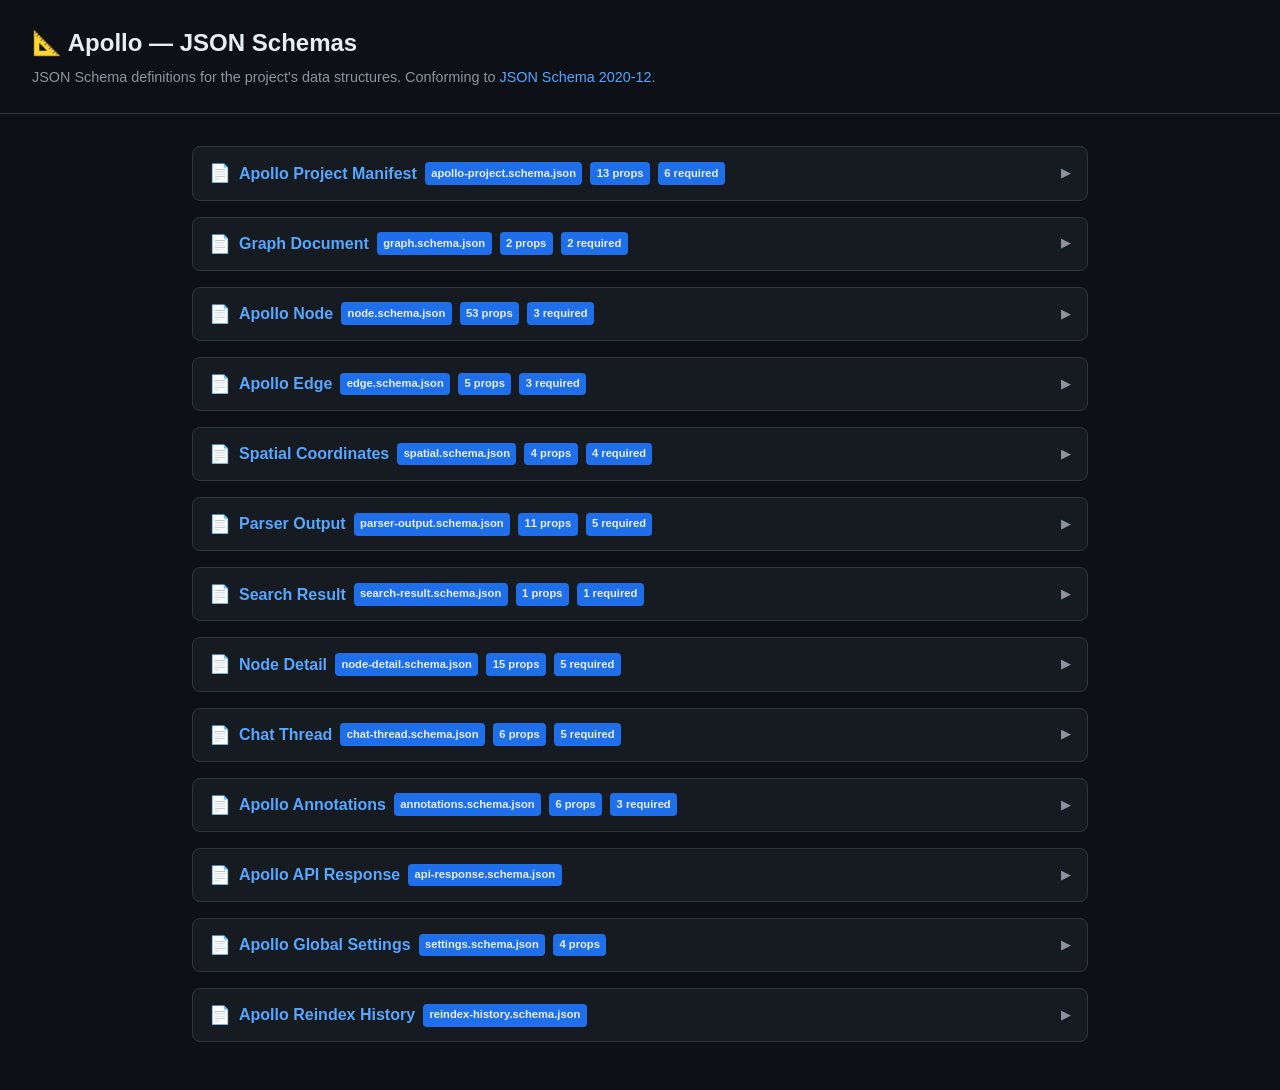
<file: schema/index.html>
<!DOCTYPE html>
<html lang="en">
<head>
  <meta charset="UTF-8">
  <meta name="viewport" content="width=device-width, initial-scale=1.0">
  <title>Apollo — JSON Schemas</title>
  <style>
    :root {
      --bg: #0d1117;
      --surface: #161b22;
      --border: #30363d;
      --text: #e6edf3;
      --muted: #8b949e;
      --accent: #58a6ff;
      --accent-dim: #1f6feb;
      --green: #3fb950;
      --orange: #d29922;
      --red: #f85149;
    }
    * { box-sizing: border-box; margin: 0; padding: 0; }
    body {
      font-family: -apple-system, BlinkMacSystemFont, "Segoe UI", Helvetica, Arial, sans-serif;
      background: var(--bg);
      color: var(--text);
      line-height: 1.6;
    }
    header {
      border-bottom: 1px solid var(--border);
      padding: 1.5rem 2rem;
    }
    header h1 { font-size: 1.5rem; font-weight: 600; }
    header p { color: var(--muted); margin-top: 0.25rem; font-size: 0.9rem; }
    header a { color: var(--accent); text-decoration: none; }
    header a:hover { text-decoration: underline; }
    .container { max-width: 960px; margin: 0 auto; padding: 2rem; }
    .card {
      background: var(--surface);
      border: 1px solid var(--border);
      border-radius: 8px;
      margin-bottom: 1rem;
      overflow: hidden;
    }
    .card-header {
      display: flex;
      align-items: center;
      justify-content: space-between;
      padding: 0.75rem 1rem;
      cursor: pointer;
      user-select: none;
    }
    .card-header:hover { background: rgba(88,166,255,0.06); }
    .card-title {
      font-size: 1rem;
      font-weight: 600;
      color: var(--accent);
      display: flex;
      align-items: center;
      gap: 0.5rem;
    }
    .card-title .icon { font-size: 1.1rem; }
    .card-toggle {
      font-size: 0.8rem;
      color: var(--muted);
      margin-left: 0.75rem;
      transition: transform 0.2s;
    }
    .card.open .card-toggle { transform: rotate(90deg); }
    .card-body {
      display: none;
      border-top: 1px solid var(--border);
      padding: 1rem;
      max-height: 600px;
      overflow: auto;
    }
    .card.open .card-body { display: block; }
    pre {
      font-family: "SFMono-Regular", Consolas, "Liberation Mono", Menlo, monospace;
      font-size: 0.82rem;
      line-height: 1.5;
      white-space: pre;
      color: var(--text);
    }
    .json-key { color: var(--accent); }
    .json-string { color: var(--green); }
    .json-number { color: var(--orange); }
    .json-bool, .json-null { color: var(--red); }
    .badge {
      display: inline-block;
      font-size: 0.7rem;
      padding: 0.15rem 0.4rem;
      border-radius: 4px;
      font-weight: 600;
      background: var(--accent-dim);
      color: var(--text);
    }
    #loading { text-align: center; color: var(--muted); padding: 3rem; }
    #error { color: var(--red); text-align: center; padding: 2rem; display: none; }
  </style>
</head>
<body>

<header>
  <h1>📐 Apollo — JSON Schemas</h1>
  <p>
    JSON Schema definitions for the project's data structures.
    Conforming to <a href="https://json-schema.org/" target="_blank">JSON Schema 2020-12</a>.
  </p>
</header>

<div class="container">
  <div id="loading">Loading schemas…</div>
  <div id="error"></div>
  <div id="schemas"></div>
</div>

<script>
const SCHEMA_FILES = [
  "apollo-project.schema.json",
  "graph.schema.json",
  "node.schema.json",
  "edge.schema.json",
  "spatial.schema.json",
  "parser-output.schema.json",
  "search-result.schema.json",
  "node-detail.schema.json",
  "chat-thread.schema.json",
  "annotations.schema.json",
  "api-response.schema.json",
  "settings.schema.json",
  "reindex-history.schema.json",
];

function syntaxHighlight(json) {
  const str = JSON.stringify(json, null, 2);
  return str.replace(
    /("(\\u[a-fA-F0-9]{4}|\\[^u]|[^\\"])*"(\s*:)?|\b(true|false|null)\b|-?\d+(?:\.\d*)?(?:[eE][+\-]?\d+)?)/g,
    (match) => {
      let cls = "json-number";
      if (/^"/.test(match)) {
        cls = /:$/.test(match) ? "json-key" : "json-string";
      } else if (/true|false/.test(match)) {
        cls = "json-bool";
      } else if (/null/.test(match)) {
        cls = "json-null";
      }
      return `<span class="${cls}">${match}</span>`;
    }
  );
}

async function loadSchemas() {
  const container = document.getElementById("schemas");
  const loading = document.getElementById("loading");
  const errorEl = document.getElementById("error");
  const results = [];

  for (const file of SCHEMA_FILES) {
    try {
      const resp = await fetch(file);
      if (!resp.ok) throw new Error(`${resp.status} ${resp.statusText}`);
      const schema = await resp.json();
      results.push({ file, schema });
    } catch (e) {
      console.warn(`Failed to load ${file}:`, e);
    }
  }

  loading.style.display = "none";

  if (results.length === 0) {
    errorEl.textContent = "No schema files could be loaded. Make sure the *.schema.json files are in the same directory as this page.";
    errorEl.style.display = "block";
    return;
  }

  for (const { file, schema } of results) {
    const card = document.createElement("div");
    card.className = "card";

    const title = schema.title || file;
    const desc = schema.description || "";
    const requiredCount = (schema.required || []).length;
    const propCount = Object.keys(schema.properties || {}).length;

    card.innerHTML = `
      <div class="card-header" onclick="this.parentElement.classList.toggle('open')">
        <div class="card-title">
          <span class="icon">📄</span>
          ${title}
          <span class="badge">${file}</span>
          ${propCount ? `<span class="badge">${propCount} props</span>` : ""}
          ${requiredCount ? `<span class="badge">${requiredCount} required</span>` : ""}
        </div>
        <span class="card-toggle">▶</span>
      </div>
      <div class="card-body">
        <p style="color:var(--muted);margin-bottom:0.75rem;font-size:0.85rem;">${desc}</p>
        <pre>${syntaxHighlight(schema)}</pre>
      </div>
    `;

    container.appendChild(card);
  }
}

loadSchemas();
</script>

</body>
</html>
</file>
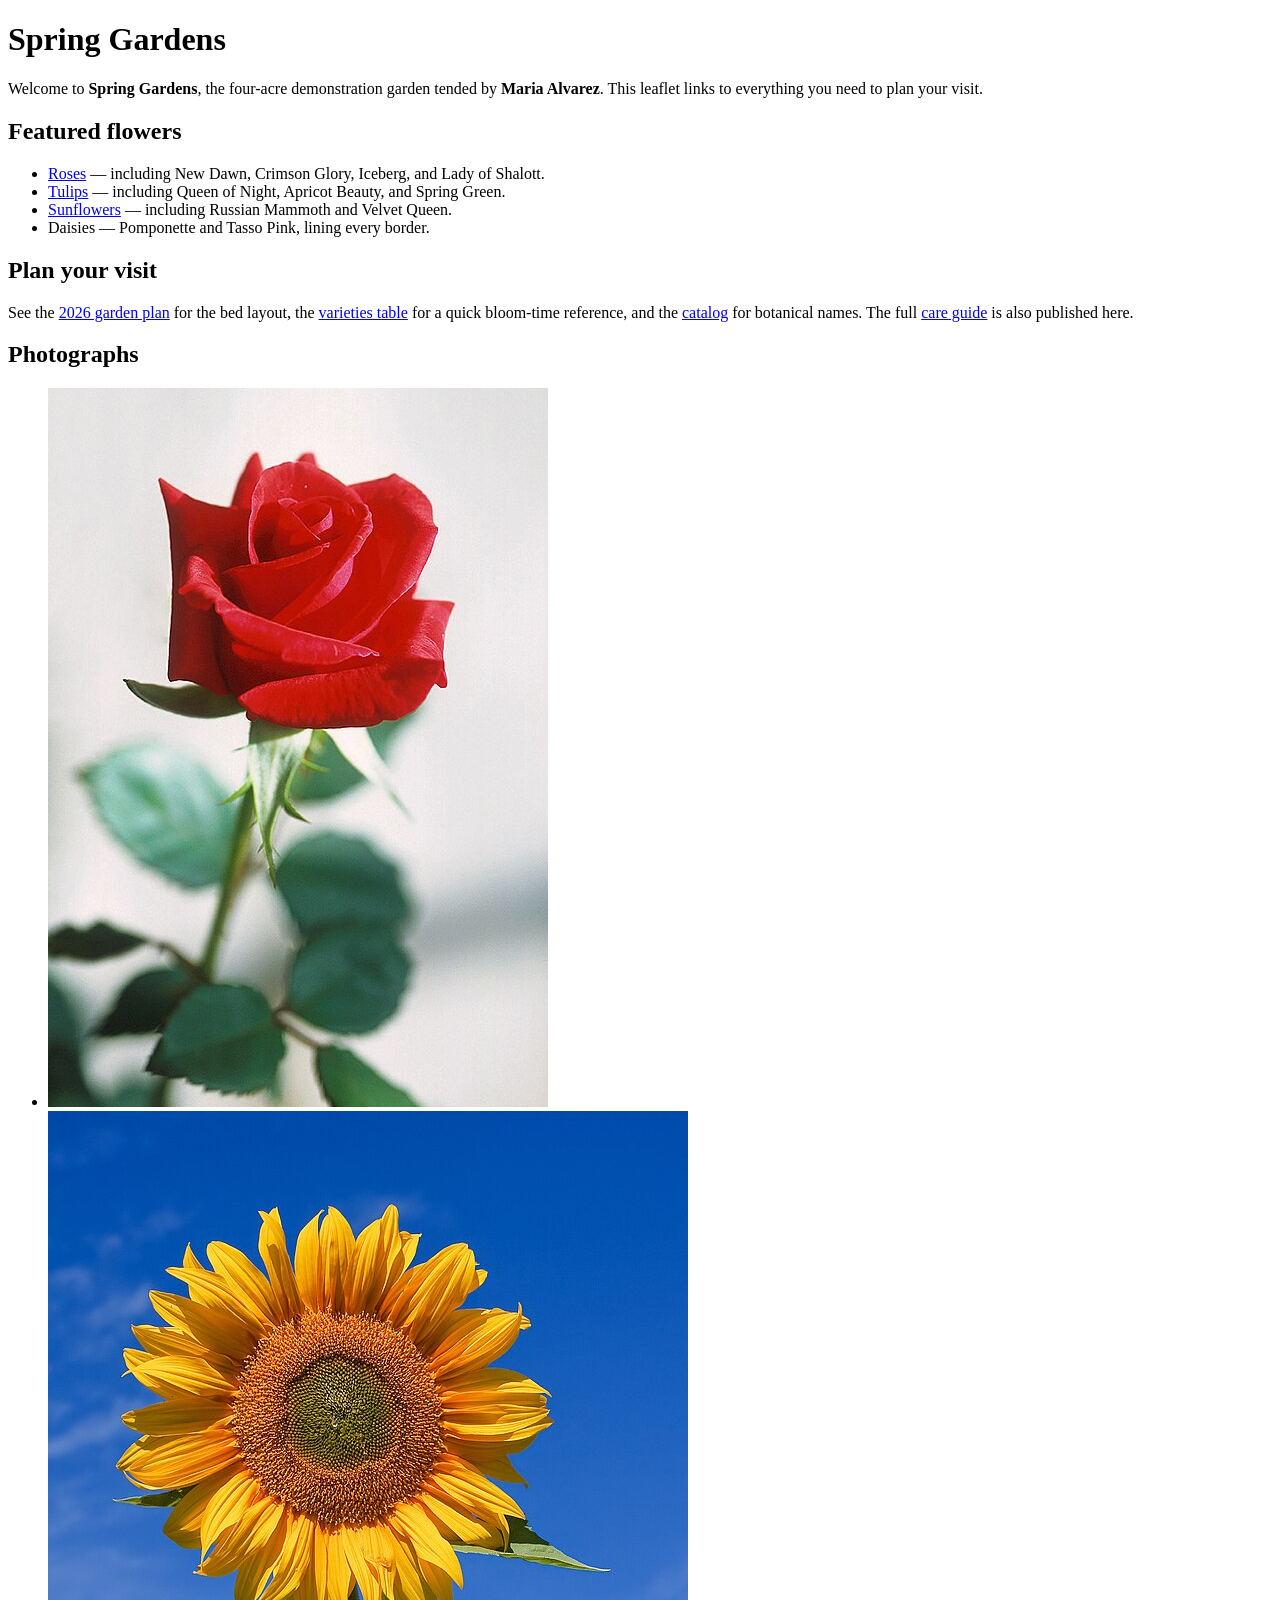
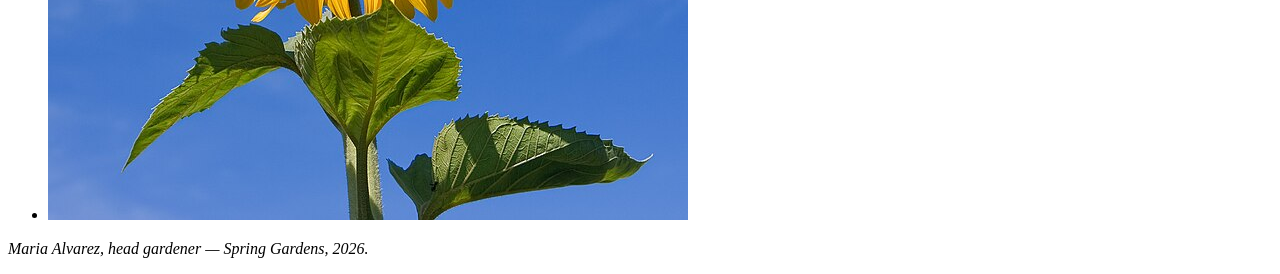
<file: demo/info.html>
<!DOCTYPE html>
<html lang="en">
<head>
  <meta charset="UTF-8" />
  <title>Spring Gardens — Visitor Leaflet</title>
</head>
<body>
  <h1>Spring Gardens</h1>
  <p>
    Welcome to <strong>Spring Gardens</strong>, the four-acre demonstration
    garden tended by <strong>Maria Alvarez</strong>. This leaflet links to
    everything you need to plan your visit.
  </p>

  <h2>Featured flowers</h2>
  <ul>
    <li><a href="roses.md">Roses</a> — including New Dawn, Crimson Glory, Iceberg, and Lady of Shalott.</li>
    <li><a href="tulips.md">Tulips</a> — including Queen of Night, Apricot Beauty, and Spring Green.</li>
    <li><a href="sunflowers.txt">Sunflowers</a> — including Russian Mammoth and Velvet Queen.</li>
    <li>Daisies — Pomponette and Tasso Pink, lining every border.</li>
  </ul>

  <h2>Plan your visit</h2>
  <p>
    See the <a href="garden_plan.yaml">2026 garden plan</a> for the bed
    layout, the <a href="varieties.csv">varieties table</a> for a quick
    bloom-time reference, and the <a href="catalog.json">catalog</a> for
    botanical names. The full <a href="care_guide.md">care guide</a>
    is also published here.
  </p>

  <h2>Photographs</h2>
  <ul>
    <li><img src="rose_photo.png" alt="A New Dawn rose at Spring Gardens" /></li>
    <li><img src="sunflower_photo.jpeg" alt="A Russian Mammoth sunflower at Spring Gardens" /></li>
  </ul>

  <p><em>Maria Alvarez, head gardener — Spring Gardens, 2026.</em></p>
</body>
</html>
</file>
